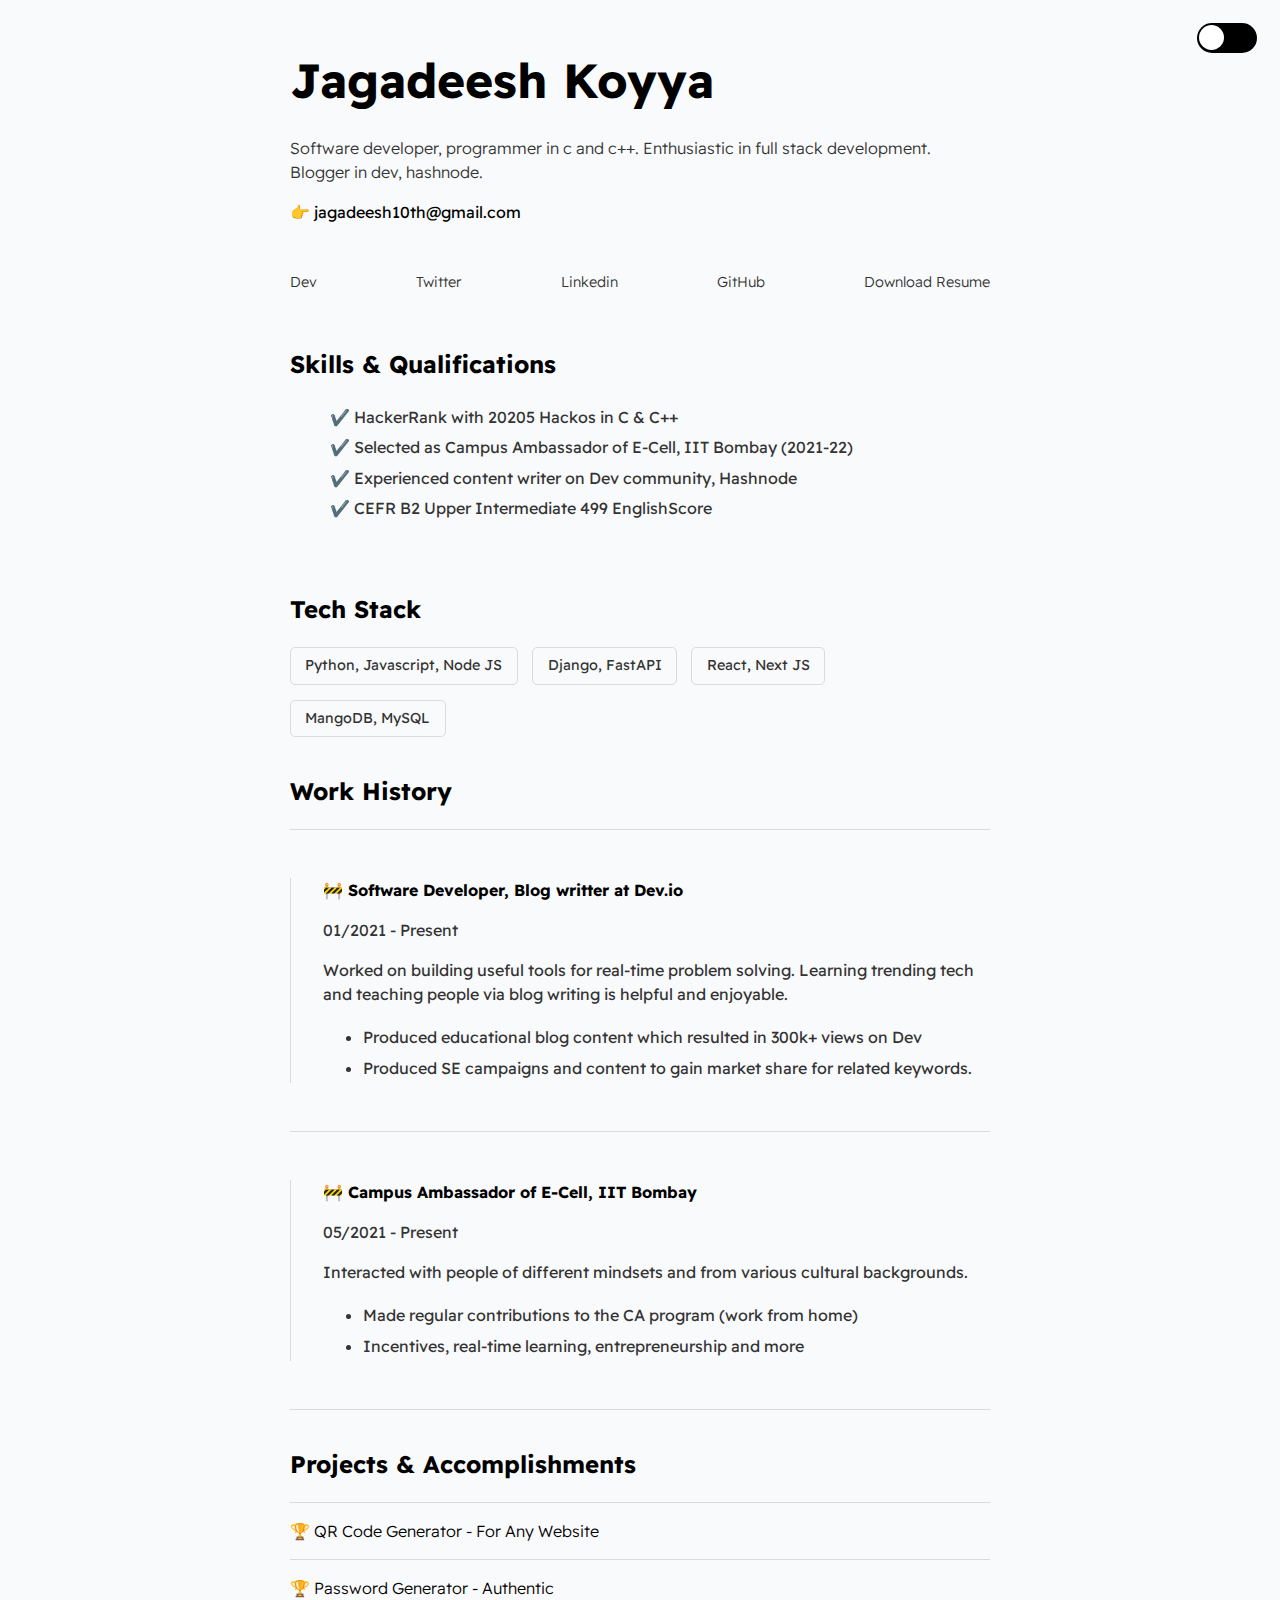
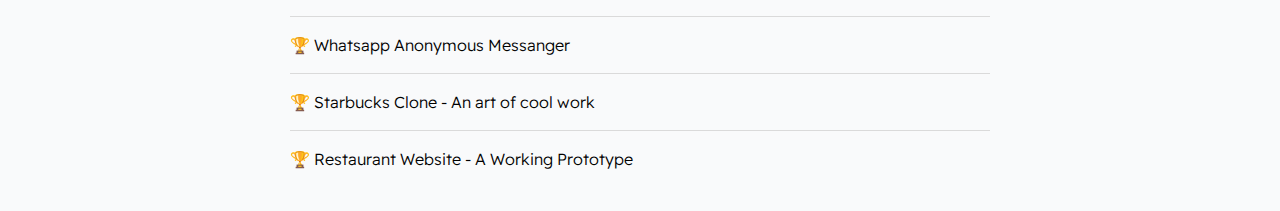
<file: index.html>
<!DOCTYPE html>
<html lang="en">
<head>
    <meta charset="UTF-8">
    <meta http-equiv="X-UA-Compatible" content="IE=edge">
    <meta name="viewport" content="width=device-width, initial-scale=1.0">
    <link rel="stylesheet" href="style.css">
    <link rel="icon" href="https://st3.depositphotos.com/27847728/36434/v/950/depositphotos_364349646-stock-illustration-initial-letter-logo-design-vector.jpg?forcejpeg=true">
    <script src="script.js"></script>
    <title>Jagadeesh Koyya</title>
</head>
<body>

    <!-- Button -->
    <input type="checkbox" id="checkbox" onclick="myFunction()">

    <div id="container">

        <section id="wrapper--hero" class="section--page">
            <div>
                <h1 id="username">Jagadeesh Koyya</h1>
                <p id="bio">Software developer, programmer in c and c++. Enthusiastic in full stack development. Blogger in dev, hashnode.</p>
                <p id="email">👉 jagadeesh10th@gmail.com</p>
            </div>
        </section>
        
        <section class="section--page">
            <div id="social--links">
                <a href="https://dev.to/jagadeeshkj" target="_blank">Dev</a>
                <a href="https://twitter.com/jagadeesh_kj" target="_blank">Twitter</a>
                <a href="https://www.linkedin.com/in/jagadeesh-kj/" target="_blank">Linkedin</a>
                <a href="https://github.com/JagadeeshKJ" target="_blank">GitHub</a>
                <a href="./assets/Jagadeesh Koyya.pdf" target="_blank">Download Resume</a>
            </div>
        </section>

        <section class="section--page">
            <h2>Skills & Qualifications</h2>
            <ul id="qualifications--list">
                <li>✔️ HackerRank with 20205 Hackos in C & C++
                </li>
                <li>✔️ Selected as Campus Ambassador of E-Cell, IIT Bombay (2021-22)</li>
                <li>✔️ Experienced content writer on Dev community, Hashnode </li>
                <li>✔️ CEFR B2 Upper Intermediate 499 EnglishScore</li>
            </ul>
        </section>

        <section class="section--page">
            <h2>Tech Stack</h2>

            <div id="wrapper--techstack--items">
                <div class="card--techstack">
                    <span>Python, Javascript, Node JS</span>
                </div>

                <div class="card--techstack">
                    <span>Django, FastAPI</span>
                </div>

                <div class="card--techstack">
                    <span>React, Next JS</span>
                </div>

                <div class="card--techstack">
                    <span>MangoDB, MySQL</span>
                </div>

            </div>
        </section>

        <section id = "work-history-wrapper class="section--page">
            <h2>Work History</h2>

            <div class="line-break"></div>
            <div class="card--work-history">
                <strong>🚧 Software Developer, Blog writter at Dev.io</strong>
                <p>01/2021 - Present</p>
                <p>Worked on building useful tools for real-time problem solving. Learning trending tech and teaching people via blog writing is helpful and enjoyable.</p>
                <ul>
                    <li>Produced educational blog content which resulted in 300k+ views on Dev</li>
                    <li>Produced SE campaigns and content to gain market share for related keywords.</li>
                </ul>
            </div>
            <div class="line-break"></div>

            <div class="card--work-history">
                <strong>🚧 Campus Ambassador of E-Cell, IIT Bombay</strong>
                <p>05/2021 - Present</p>
                <p>Interacted with people of different mindsets and from various cultural backgrounds.</p>
                <ul>
                    <li>Made regular contributions to the CA program (work from home)</li>
                    <li>Incentives, real-time learning, entrepreneurship and more </li>
                </ul>
            </div>
            <div class="line-break"></div>
        </section>

        <!-- Projects -->
        <section class="section--page">
            <h2>Projects & Accomplishments</h2>
        
            <div class="card--project">
                <a href="project1.html"><span>🏆 </span>QR Code Generator - For Any Website
                </a>
            </div>

            <div class="card--project">
                <a href="project5.html"><span>🏆 </span>Password Generator - Authentic
                </a>
            </div>
        
            <div class="card--project">
                <a href="project2.html" ><span>🏆 </span>Whatsapp Anonymous Messanger</a>
            </div>
        
            <div class="card--project">
                <a href="project3.html" ><span>🏆 </span>Starbucks Clone - An art of cool work</a>
            </div>
        
            <div class="card--project">
                <a href="project4.html"><span>🏆 </span>Restaurant Website - A Working Prototype</a>
            </div>
        
        </section>

    </div>

</body>
</html>
</file>
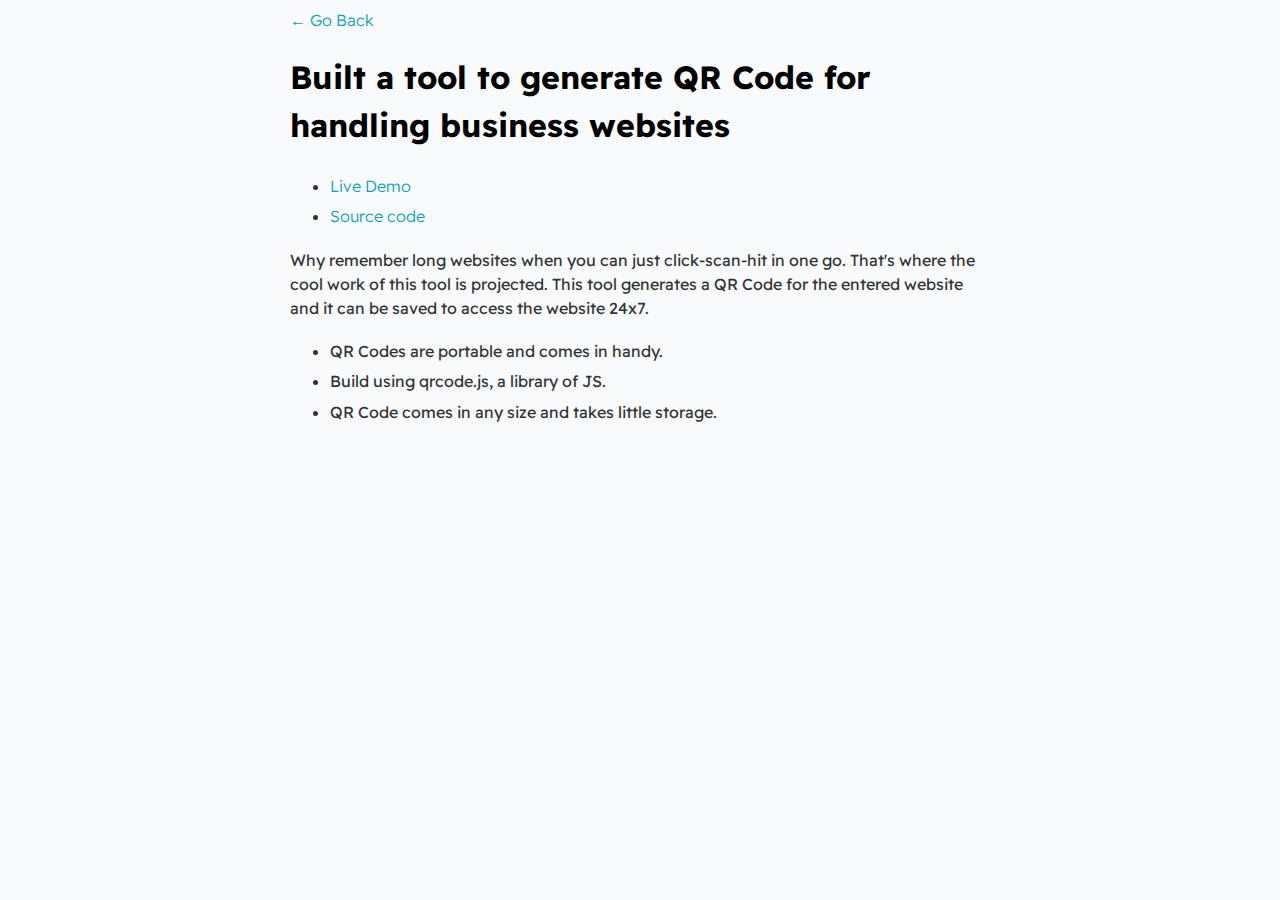
<file: project1.html>
<!DOCTYPE html>
<html lang="en">
<head>
    <meta charset="UTF-8">
    <meta http-equiv="X-UA-Compatible" content="IE=edge">
    <meta name="viewport" content="width=device-width, initial-scale=1.0">
    <link rel="stylesheet" href="style.css">
    <title>Jagadeesh Koyya</title>
</head>
<body>
    <div id="container">
        <a href="index.html">&#x2190; Go Back</a>
        <h1>Built a tool to generate QR Code for handling business websites</h1>

        <ul>
            <li><a href="https://qr-code-generator-eight.vercel.app/" target="_blank">Live Demo</a></li>
            <li><a href="https://github.com/JagadeeshKJ/QR-Code-Generator" target="_blank">Source code</a></li>
        </ul>
        <p>Why remember long websites when you can just click-scan-hit in one go. That's where the cool work of this tool is projected. This tool generates a QR Code for the entered website and it can be saved to access the website 24x7.</p>

        <ul>
            <li>QR Codes are portable and comes in handy.</li>
            <li>Build using qrcode.js, a library of JS.</li>
            <li>QR Code comes in any size and takes little storage.</li>
        </ul>
    </div>
</body>
</html>
</file>
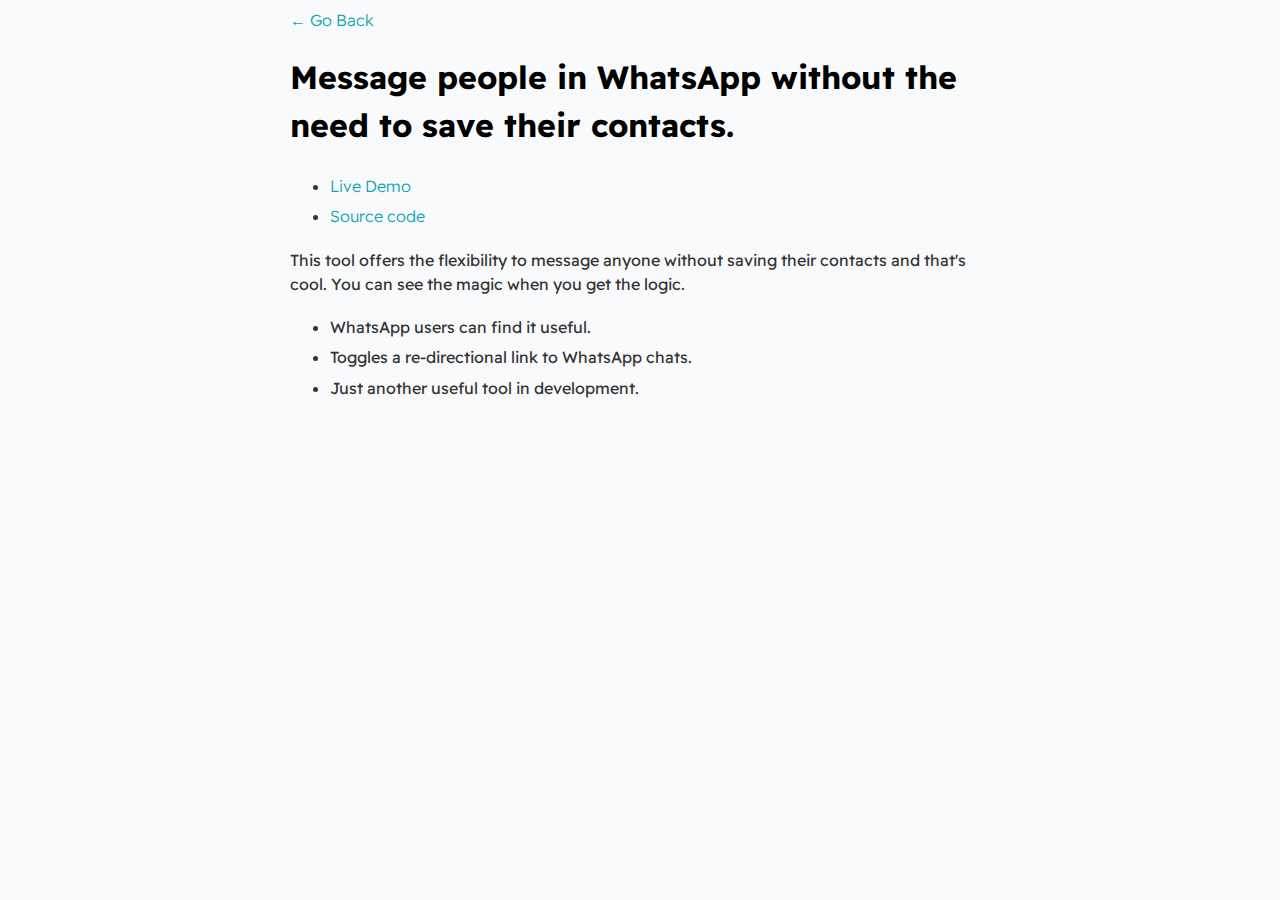
<file: project2.html>
<!DOCTYPE html>
<html lang="en">
<head>
    <meta charset="UTF-8">
    <meta http-equiv="X-UA-Compatible" content="IE=edge">
    <meta name="viewport" content="width=device-width, initial-scale=1.0">
    <link rel="stylesheet" href="style.css">
    <title>Jagadeesh Koyya</title>
</head>
<body>
    <div id="container">
        <a href="index.html">&#x2190; Go Back</a>
        <h1>Message people in WhatsApp without the need to save their contacts.</h1>

        <ul>
            <li><a href="http://whatsapp-message-unknown.vercel.app/" target="_blank">Live Demo</a></li>
            <li><a href="https://github.com/JagadeeshKJ/whatsapp-message-unknown" target="_blank">Source code</a></li>
        </ul>
        <p>This tool offers the flexibility to message anyone without saving their contacts and that's cool. You can see the magic when you get the logic.</p>

        <ul>
            <li>WhatsApp users can find it useful.</li>
            <li>Toggles a re-directional link to WhatsApp chats.</li>
            <li>Just another useful tool in development.</li>
        </ul>
    </div>
</body>
</html>
</file>
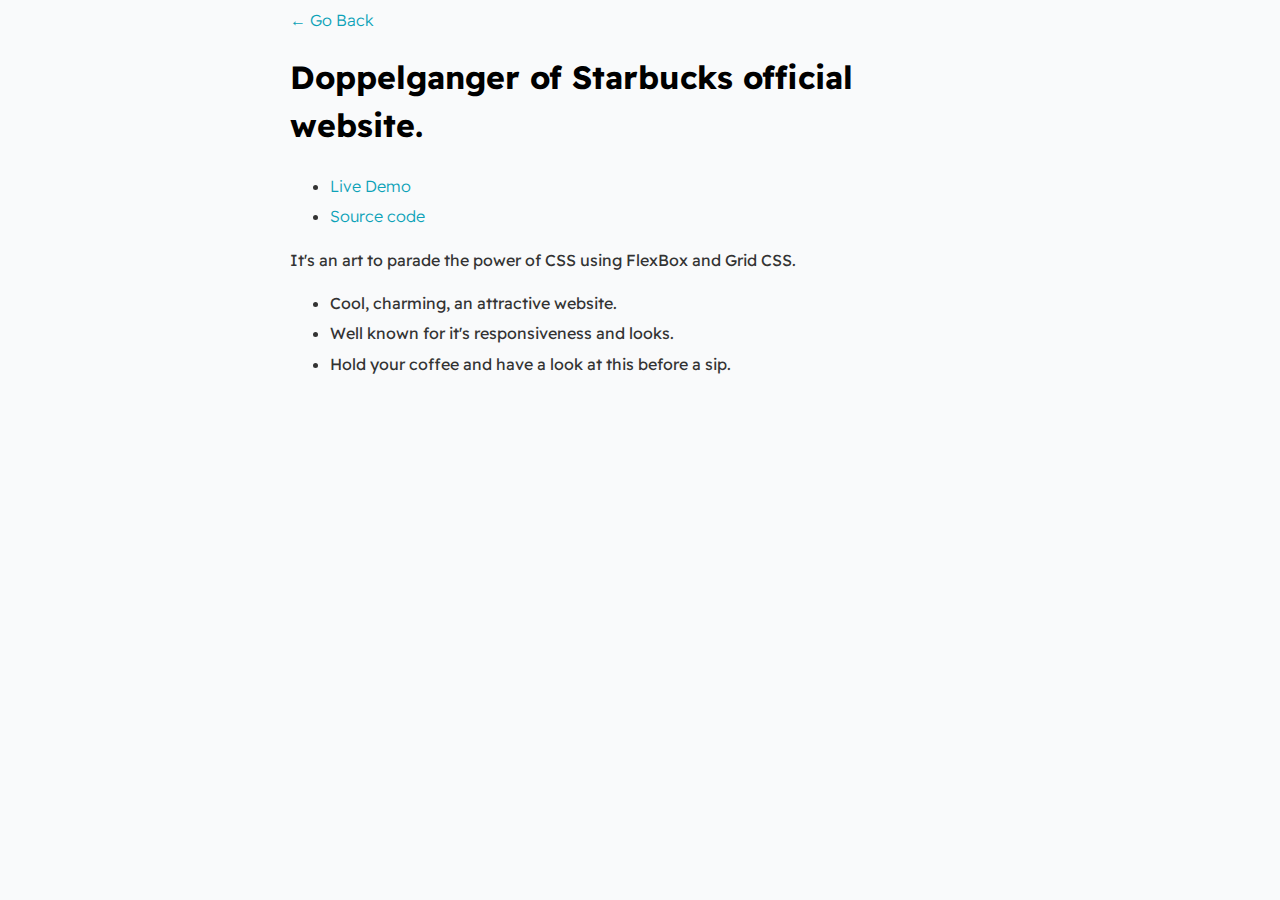
<file: project3.html>
<!DOCTYPE html>
<html lang="en">
<head>
    <meta charset="UTF-8">
    <meta http-equiv="X-UA-Compatible" content="IE=edge">
    <meta name="viewport" content="width=device-width, initial-scale=1.0">
    <link rel="stylesheet" href="style.css">
    <title>Jagadeesh Koyya</title>
</head>
<body>
    <div id="container">
        <a href="index.html">&#x2190; Go Back</a>
        <h1>Doppelganger of Starbucks official website.</h1>

        <ul>
            <li><a href="http://starbucks-clone-ashy.vercel.app/" target="_blank">Live Demo</a></li>
            <li><a href="https://github.com/JagadeeshKJ/Starbucks-Clone" target="_blank">Source code</a></li>
        </ul>
        <p>It's an art to parade the power of CSS using FlexBox and Grid CSS.</p>

        <ul>
            <li>Cool, charming, an attractive website.</li>
            <li>Well known for it's responsiveness and looks.</li>
            <li>Hold your coffee and have a look at this before a sip.</li>
        </ul>
    </div>
</body>
</html>
</file>
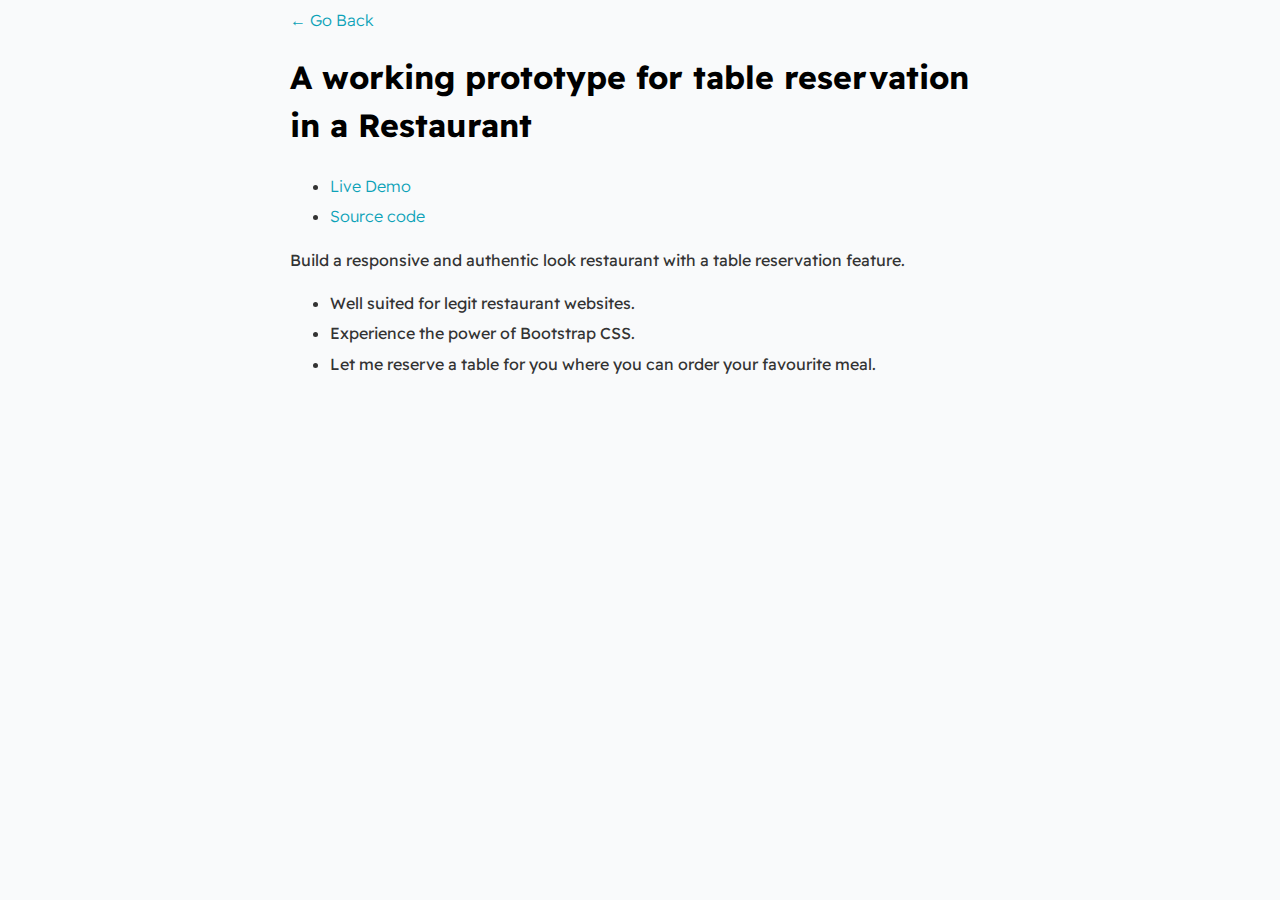
<file: project4.html>
<!DOCTYPE html>
<html lang="en">
<head>
    <meta charset="UTF-8">
    <meta http-equiv="X-UA-Compatible" content="IE=edge">
    <meta name="viewport" content="width=device-width, initial-scale=1.0">
    <link rel="stylesheet" href="style.css">
    <title>Jagadeesh Koyya</title>
</head>
<body>
    <div id="container">
        <a href="index.html">&#x2190; Go Back</a>
        <h1>A working prototype for table reservation in a Restaurant</h1>

        <ul>
            <li><a href="http://bootstrap4-nu.vercel.app/ " target="_blank">Live Demo</a></li>
            <li><a href="https://github.com/JagadeeshKJ/bootstrap4" target="_blank">Source code</a></li>
        </ul>
        <p>Build a responsive and authentic look restaurant with a table reservation feature.</p>

        <ul>
            <li>Well suited for legit restaurant websites.</li>
            <li>Experience the power of Bootstrap CSS.</li>
            <li>Let me reserve a table for you where you can order your favourite meal.</li>
        </ul>
    </div>
</body>
</html>
</file>
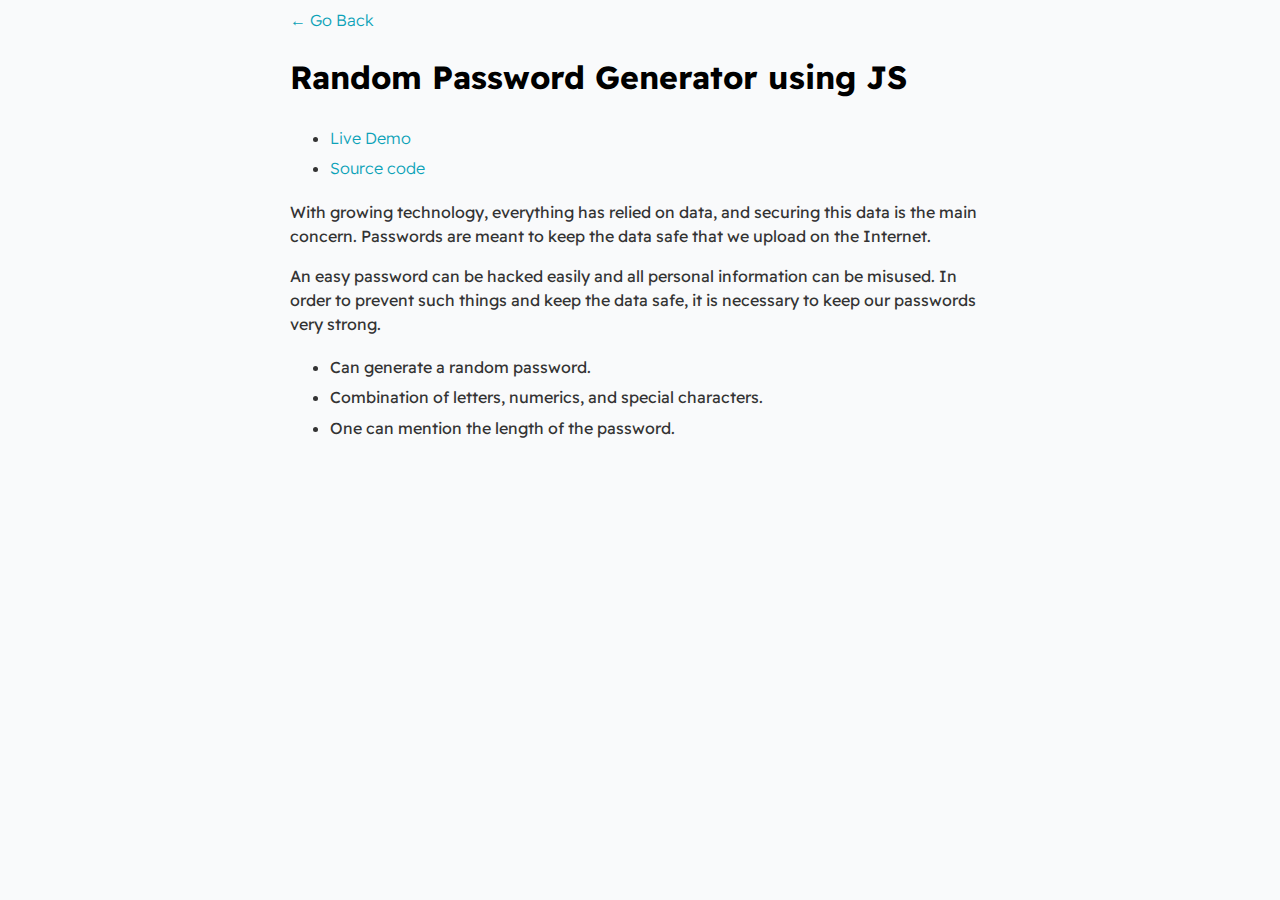
<file: project5.html>
<!DOCTYPE html>
<html lang="en">
<head>
    <meta charset="UTF-8">
    <meta http-equiv="X-UA-Compatible" content="IE=edge">
    <meta name="viewport" content="width=device-width, initial-scale=1.0">
    <link rel="stylesheet" href="style.css">
    <title>Jagadeesh Koyya</title>
</head>
<body>
    <div id="container">
        <a href="index.html">&#x2190; Go Back</a>
        <h1>Random Password Generator using JS</h1>

        <ul>
            <li><a href="http://password-generator-steel-ten.vercel.app/" target="_blank">Live Demo</a></li>
            <li><a href="https://github.com/JagadeeshKJ/password-generator" target="_blank">Source code</a></li>
        </ul>
        <p>With growing technology, everything has relied on data, and securing this data is the main concern. Passwords are meant to keep the data safe that we upload on the Internet. </p>
        <p>An easy password can be hacked easily and all personal information can be misused. In order to prevent such things and keep the data safe, it is necessary to keep our passwords very strong.</p>

        <ul>
            <li>Can generate a random password.</li>
            <li>Combination of letters, numerics, and special characters.</li>
            <li>One can mention the length of the password.</li>
        </ul>
    </div>
</body>
</html>
</file>
<file: style.css>
@import url('https://fonts.googleapis.com/css2?family=Readex+Pro:wght@300;400;500;600;700&display=swap');

:root{
    --mainTextColor-light:#000;
    --secondaryTextColor-light:rgb(51 51 51);
    --mainLinkColor-light:#0da2b8;
    --mainBorderColor-light:rgb(218, 218, 218);
    --mainBgColor-light:rgb(249, 250,251);

    --mainTextColor-dark:#fff;
    --secondaryTextColor-dark:#adb0b1;
    --mainLinkColor-dark:rgb(30, 190,214);
    --mainBorderColor-dark:#2b3031;
    --mainBgColor-dark:#131415;

    --mainTextColor:var(--mainTextColor-light);
    --secondaryTextColor:var(--secondaryTextColor-light);
    --mainLinkColor:var(--mainLinkColor-light);
    --mainBorderColor:var(--mainBorderColor-light);
    --mainBgColor:var(--mainBgColor-light);
}

*{
    font-family: 'Readex Pro';
    line-height: 1.5em;
    box-sizing: border-box;
    color: var(--mainTextColor);
}

body{
    background-color: var(--mainBgColor);
}

p, span, li{
    color: var(--secondaryTextColor);
    font-size: 1em;
}

a{
    text-decoration: none;
    color: var(--mainLinkColor);
    font-size: 500;
}

li{
    line-height: 1.9em;
}

#container{
    max-width: 700px;
    margin: 0 auto;
}

.section--page{
    padding-top: 1em;
    padding-bottom: 1em;
}

/* Wrapper-Hero */
#wrapper--hero{
    display: flex;
    align-items: center;
    gap: 4em;
}

#username{
    font-size: 3em;
    line-height: 1em;
}

#bio, a{
    font-weight: 300;
}

/* #pic{
    border-radius: 50%;
    width: 200px;
    height: 150px;
    object-fit: cover;
} */

#email{
    color: var(--mainTextColor);
}

/* Social Media Links */
#social--links{
    display: flex;
    column-gap: 1em;
    justify-content: space-between;
    flex-wrap: wrap;
}

#social--links a{
    font-size: 0.9em;
    color: var(--secondaryTextColor);
    transition: 0.3s;
}

#social--links a:hover{
    color: var(--mainLinkColor);
}

#qualifications--list{
    list-style: none;
}

/* Tech Stack */
#wrapper--techstack--items{
    display: flex;
    gap: 1em;
    flex-wrap: wrap;
    font-size: 0.9em;
}

.card--techstack{
    border: 1px solid var(--mainBorderColor);
    border-radius: 5px;
    padding: 0.5em 1em;
}

/* Work History */
.card--work-history{
    margin: 3em 0;
    padding-left: 2em;
    border-left: 1px solid var(--mainBorderColor);
}

.line-break{
    background-color: var(--mainBorderColor);
    height: 1px;
}

/* Projects */
.card--project{
    padding: 1em 0;
    border-top: 1px solid var(--mainBorderColor);
}

.card--project a{
    color: var(--mainTextColor);
    transition: .3s;
}

.card--project a:hover{
    color: var(--mainLinkColor);
}

@media(max-width: 600px){
    #wrapper--hero{
        flex-direction: column;
        gap: 1em;
    }

    .section--page{
        padding: 1em 0;
    }

    .card--work-history{
        border-left: none;
        padding-left: 0;
    }

    #qualifications--list{
        padding: 0;
    }
}


/* Dark Mode */
.dark-mode {
    background-color: var(--mainBgColor-dark);
}

/* Styling the checkbox input */
#checkbox{
    position: absolute;
    top: 20px;
    right: 20px;
    appearance: none;
    -webkit-appearance : none;
    -moz-appearance : none;
    -o-appearance : none;
    width: 60px;
    height: 30px;
    background: black;
    border-radius: 22px;
    cursor: pointer;
    outline: none;
}
/* styling the circle inside the checkbox input */
#checkbox::before{
    content: '';
    position: absolute;
    width: 25px;
    height: 25px;
    background-color:white;
    border-radius: 35px;
    top: 2px;
    left: 2px;
    cursor: pointer;
    transition: .3s linear;
}
/* moving the checkbox circle when it's toggled by the user */
#checkbox:checked::before{
    left: 35px;
}
/* changing the color of the checkbox when it's toggled */
#checkbox:checked{
    background: rgb(12, 177, 81);
}

#checkbox:checked ~ #container{
    --mainTextColor:var(--mainTextColor-dark);
    --secondaryTextColor:var(--secondaryTextColor-dark);
    --mainLinkColor:var(--mainLinkColor-dark);
    --mainBorderColor:var(--mainBorderColor-dark);
    --mainBgColor:var(--mainBgColor-dark);
}
</file>
